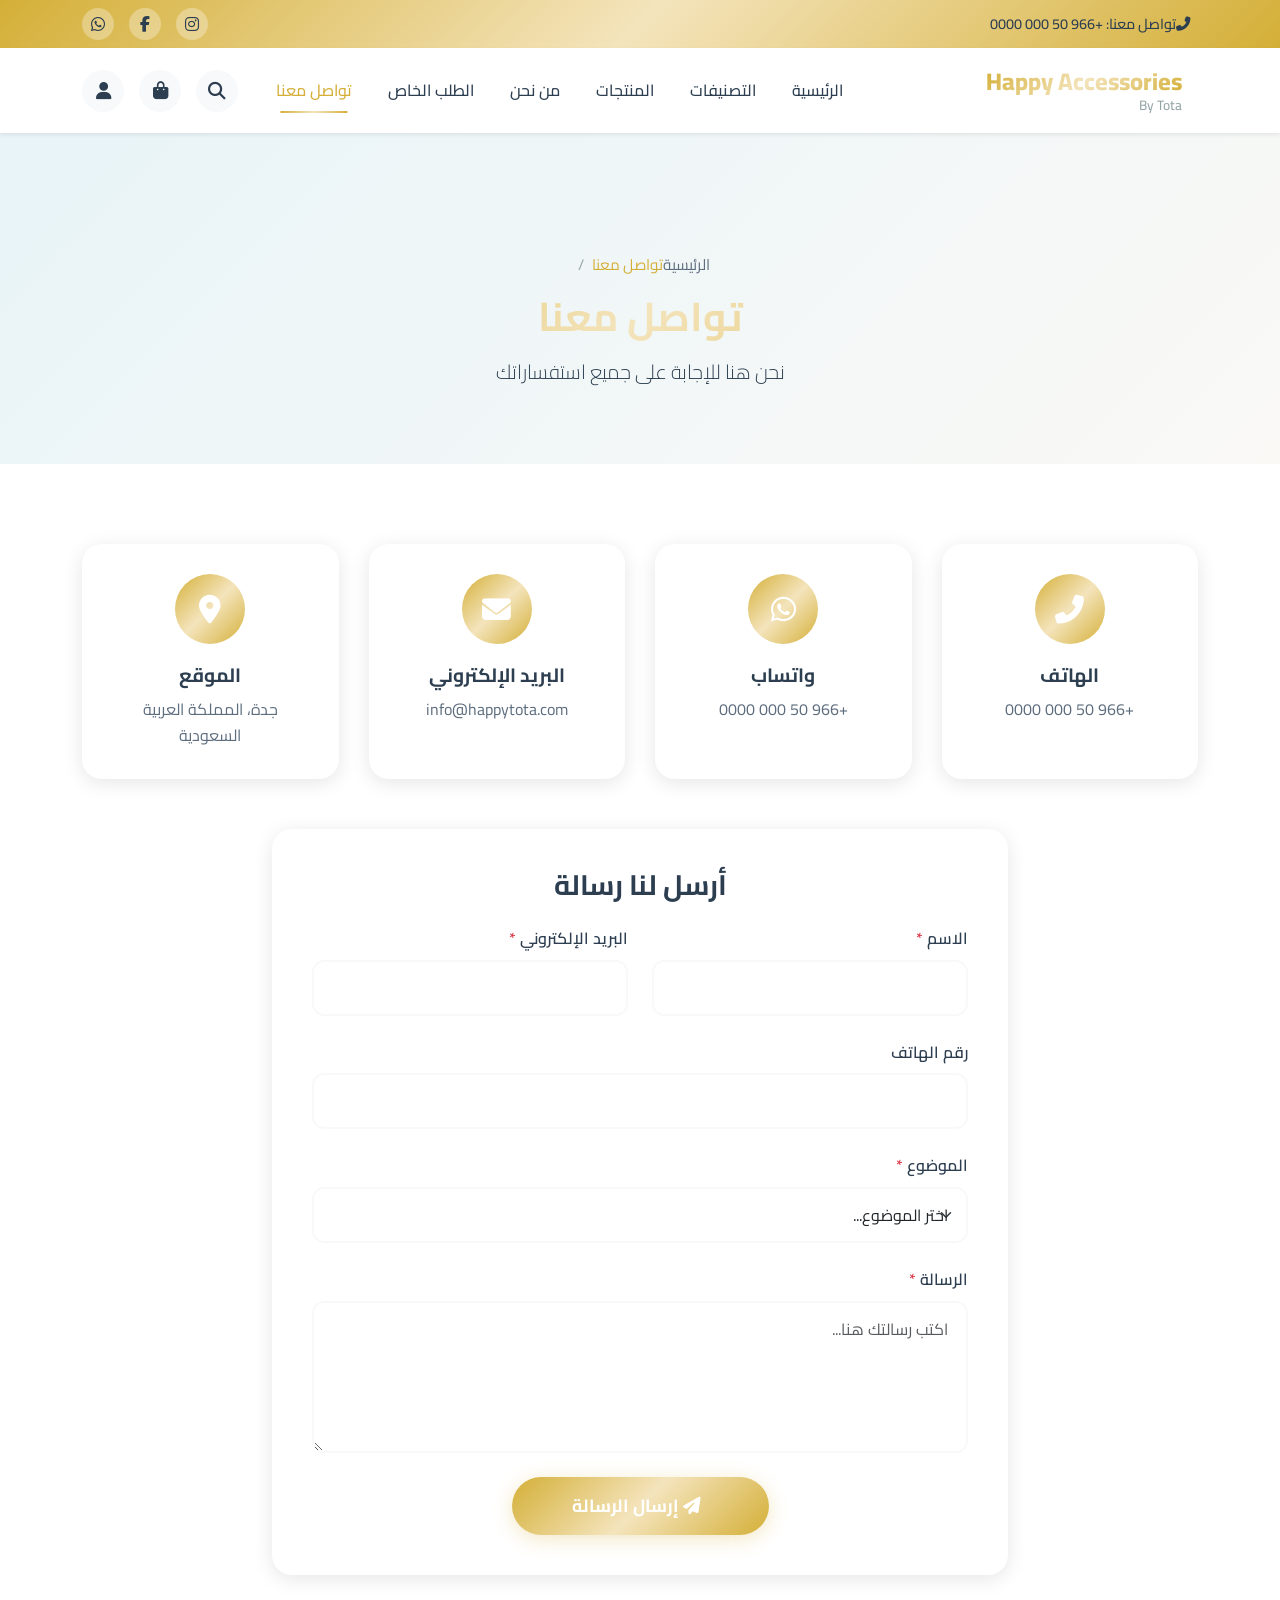
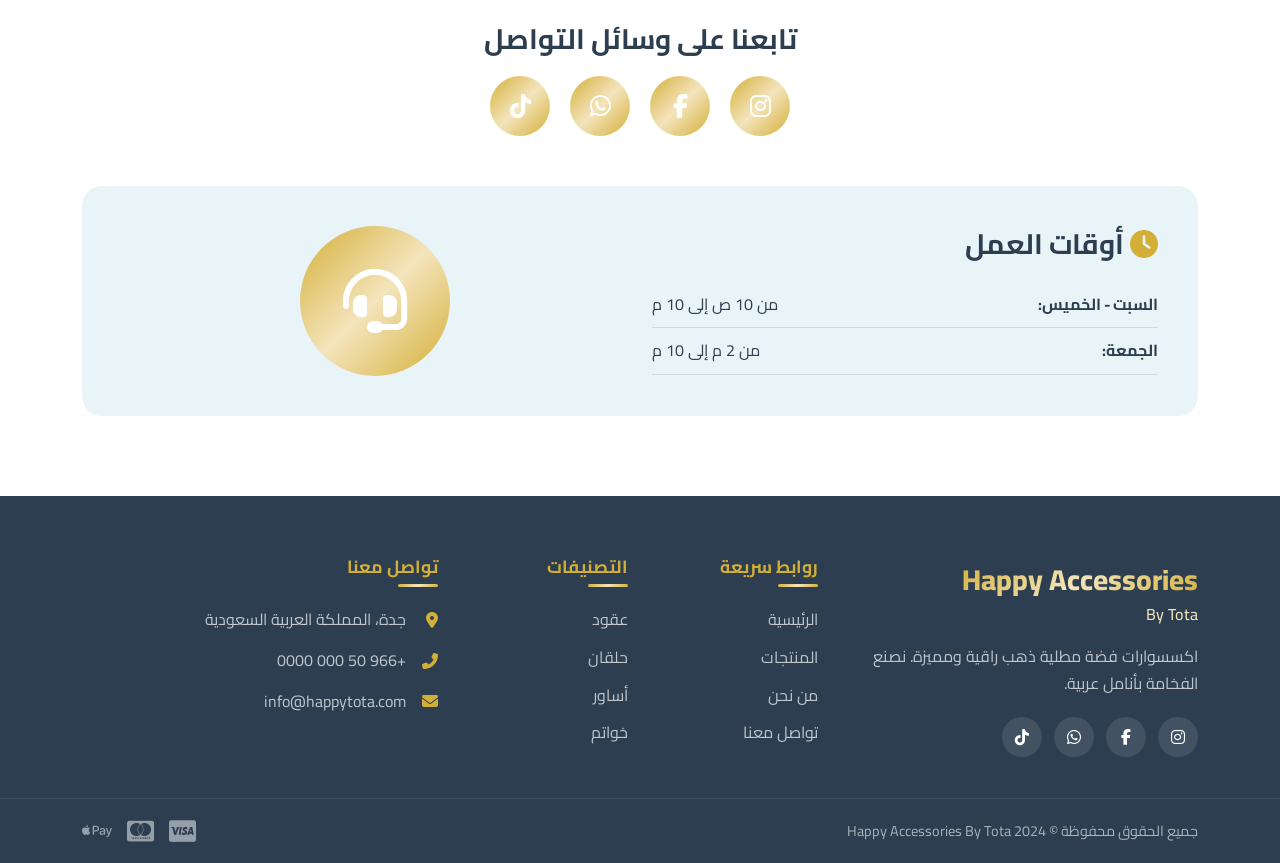
<file: contact.html>
<!DOCTYPE html>
<html lang="ar" dir="rtl">
<head>
    <meta charset="UTF-8">
    <meta name="viewport" content="width=device-width, initial-scale=1.0">
    <title>تواصل معنا | Happy Accessories By Tota</title>
    <meta name="description" content="تواصل مع Happy Accessories By Tota - نحن هنا للإجابة على جميع استفساراتك">
    
    <!-- Bootstrap 5 CSS -->
    <link href="https://cdn.jsdelivr.net/npm/bootstrap@5.3.2/dist/css/bootstrap.min.css" rel="stylesheet">
    
    <!-- Google Fonts - Cairo -->
    <link rel="preconnect" href="https://fonts.googleapis.com">
    <link rel="preconnect" href="https://fonts.gstatic.com" crossorigin>
    <link href="https://fonts.googleapis.com/css2?family=Cairo:wght@300;400;500;600;700;800&display=swap" rel="stylesheet">
    
    <!-- Font Awesome -->
    <link rel="stylesheet" href="https://cdnjs.cloudflare.com/ajax/libs/font-awesome/6.4.0/css/all.min.css">
    
    <!-- Custom CSS -->
    <link rel="stylesheet" href="css/style.css">
</head>
<body>

    <!-- Top Bar -->
    <div class="top-bar">
        <div class="container">
            <div class="row align-items-center">
                <div class="col-md-6 d-none d-md-block">
<span class="top-text"><i class="fas fa-phone-alt me-2"></i>تواصل معنا: +966 50 000 0000</span>
                </div>
                <div class="col-md-6 text-md-end">
                    <div class="top-social">
                        <a href="#"><i class="fab fa-instagram"></i></a>
                        <a href="#"><i class="fab fa-facebook-f"></i></a>
                        <a href="#"><i class="fab fa-whatsapp"></i></a>
                    </div>
                </div>
            </div>
        </div>
    </div>

    <!-- Navbar -->
    <nav class="navbar navbar-expand-lg navbar-light bg-white shadow-sm sticky-top">
        <div class="container">
            <a class="navbar-brand" href="index.html">
                <span class="brand-text">Happy Accessories</span>
                <span class="brand-sub">By Tota</span>
            </a>
            
            <button class="navbar-toggler" type="button" data-bs-toggle="collapse" data-bs-target="#navbarNav">
                <span class="navbar-toggler-icon"></span>
            </button>
            
            <div class="collapse navbar-collapse" id="navbarNav">
                <ul class="navbar-nav me-auto mb-2 mb-lg-0">
                    <li class="nav-item">
                        <a class="nav-link" href="index.html">الرئيسية</a>
                    </li>
                    <li class="nav-item">
                        <a class="nav-link" href="index.html#categories">التصنيفات</a>
                    </li>
                    <li class="nav-item">
                        <a class="nav-link" href="index.html#products">المنتجات</a>
                    </li>
                    <li class="nav-item">
                        <a class="nav-link" href="about.html">من نحن</a>
                    </li>
                    <li class="nav-item">
                        <a class="nav-link" href="custom-order.html">الطلب الخاص</a>
                    </li>
                    <li class="nav-item">
                        <a class="nav-link active" href="contact.html">تواصل معنا</a>
                    </li>
                </ul>
                
                <div class="navbar-actions">
                    <a href="#" class="btn-search" data-bs-toggle="modal" data-bs-target="#searchModal">
                        <i class="fas fa-search"></i>
                    </a>
                    <a href="cart.html" class="btn-cart">
                        <i class="fas fa-shopping-bag"></i>
                        <span class="cart-count" id="cartCount">0</span>
                    </a>
                    <a href="#" class="btn-user" data-bs-toggle="modal" data-bs-target="#loginModal">
                        <i class="fas fa-user"></i>
                    </a>
                </div>
            </div>
        </div>
    </nav>

    <!-- Page Header -->
    <section class="page-header">
        <div class="container">
            <nav aria-label="breadcrumb">
                <ol class="breadcrumb">
                    <li class="breadcrumb-item"><a href="index.html">الرئيسية</a></li>
                    <li class="breadcrumb-item active" aria-current="page">تواصل معنا</li>
                </ol>
            </nav>
            <h1>تواصل معنا</h1>
            <p class="lead">نحن هنا للإجابة على جميع استفساراتك</p>
        </div>
    </section>

    <!-- Contact Section -->
    <section class="contact-section">
        <div class="container">
            <!-- Contact Info Cards -->
            <div class="contact-info">
                <div class="contact-card">
                    <i class="fas fa-phone-alt"></i>
                    <h4>الهاتف</h4>
<p>+966 50 000 0000</p>
                </div>
                
                <div class="contact-card">
                    <i class="fab fa-whatsapp"></i>
                    <h4>واتساب</h4>
                    <p>+966 50 000 0000</p>
                </div>
                
                <div class="contact-card">
                    <i class="fas fa-envelope"></i>
                    <h4>البريد الإلكتروني</h4>
                    <p>info@happytota.com</p>
                </div>
                
                <div class="contact-card">
                    <i class="fas fa-map-marker-alt"></i>
                    <h4>الموقع</h4>
                    <p>جدة، المملكة العربية السعودية</p>
                </div>
            </div>
            
            <!-- Contact Form -->
            <div class="row">
                <div class="col-lg-8 mx-auto">
                    <div class="contact-form-wrapper">
                        <h3 class="text-center mb-4">أرسل لنا رسالة</h3>
                        <form id="contactForm">
                            <div class="row">
                                <div class="col-md-6 mb-4">
                                    <label class="form-label">الاسم <span class="text-danger">*</span></label>
                                    <input type="text" class="form-control" name="name" required>
                                </div>
                                <div class="col-md-6 mb-4">
                                    <label class="form-label">البريد الإلكتروني <span class="text-danger">*</span></label>
                                    <input type="email" class="form-control" name="email" required>
                                </div>
                            </div>
                            
                            <div class="mb-4">
                                <label class="form-label">رقم الهاتف</label>
                                <input type="tel" class="form-control" name="phone">
                            </div>
                            
                            <div class="mb-4">
                                <label class="form-label">الموضوع <span class="text-danger">*</span></label>
                                <select class="form-select" name="subject" required>
                                    <option value="">اختر الموضوع...</option>
                                    <option value="استفسار">استفسار عام</option>
                                    <option value="طلب">طلب منتج</option>
                                    <option value="شكوى">شكوى</option>
                                    <option value="اقتراح">اقتراح</option>
                                    <option value="أخرى">أخرى</option>
                                </select>
                            </div>
                            
                            <div class="mb-4">
                                <label class="form-label">الرسالة <span class="text-danger">*</span></label>
                                <textarea class="form-control" name="message" rows="5" placeholder="اكتب رسالتك هنا..." required></textarea>
                            </div>
                            
                            <div class="text-center">
                                <button type="submit" class="btn-gold" style="padding: 15px 60px; font-size: 1.1rem;">
                                    <i class="fas fa-paper-plane me-2"></i>
                                    إرسال الرسالة
                                </button>
                            </div>
                        </form>
                    </div>
                </div>
            </div>
            
            <!-- Social Media -->
            <div class="text-center mt-5">
                <h3>تابعنا على وسائل التواصل</h3>
                <div class="social-links" style="display: flex; justify-content: center; gap: 20px; margin-top: 20px;">
                    <a href="#" style="width: 60px; height: 60px; background: var(--gold-gradient); border-radius: 50%; display: flex; align-items: center; justify-content: center; color: white; font-size: 1.5rem; transition: var(--transition-medium);">
                        <i class="fab fa-instagram"></i>
                    </a>
                    <a href="#" style="width: 60px; height: 60px; background: var(--gold-gradient); border-radius: 50%; display: flex; align-items: center; justify-content: center; color: white; font-size: 1.5rem; transition: var(--transition-medium);">
                        <i class="fab fa-facebook-f"></i>
                    </a>
                    <a href="#" style="width: 60px; height: 60px; background: var(--gold-gradient); border-radius: 50%; display: flex; align-items: center; justify-content: center; color: white; font-size: 1.5rem; transition: var(--transition-medium);">
                        <i class="fab fa-whatsapp"></i>
                    </a>
                    <a href="#" style="width: 60px; height: 60px; background: var(--gold-gradient); border-radius: 50%; display: flex; align-items: center; justify-content: center; color: white; font-size: 1.5rem; transition: var(--transition-medium);">
                        <i class="fab fa-tiktok"></i>
                    </a>
                </div>
            </div>
            
            <!-- Working Hours -->
            <div class="working-hours" style="background: var(--light-blue); padding: 40px; border-radius: 20px; margin-top: 50px;">
                <div class="row align-items-center">
                    <div class="col-md-6">
                        <h3><i class="fas fa-clock" style="color: var(--gold-primary);"></i> أوقات العمل</h3>
                        <ul style="list-style: none; padding: 0; margin-top: 20px;">
                            <li style="padding: 10px 0; border-bottom: 1px solid rgba(0,0,0,0.1);">
                                <strong>السبت - الخميس:</strong>
                                <span style="float: left;">من 10 ص إلى 10 م</span>
                            </li>
                            <li style="padding: 10px 0; border-bottom: 1px solid rgba(0,0,0,0.1);">
                                <strong>الجمعة:</strong>
                                <span style="float: left;">من 2 م إلى 10 م</span>
                            </li>
                        </ul>
                    </div>
                    <div class="col-md-6 text-center">
                        <div style="background: var(--gold-gradient); width: 150px; height: 150px; border-radius: 50%; display: flex; align-items: center; justify-content: center; margin: 0 auto;">
                            <i class="fas fa-headset" style="font-size: 4rem; color: white;"></i>
                        </div>
                    </div>
                </div>
            </div>
        </div>
    </section>

    <!-- Footer -->
    <footer class="footer">
        <div class="footer-top">
            <div class="container">
                <div class="row">
                    <div class="col-lg-4 col-md-6">
                        <div class="footer-brand">
                            <a href="index.html">
                                <span class="brand-text">Happy Accessories</span>
                                <span class="brand-sub">By Tota</span>
                            </a>
                            <p>اكسسوارات فضة مطلية ذهب راقية ومميزة. نصنع الفخامة بأنامل عربية.</p>
                            <div class="footer-social">
                                <a href="#"><i class="fab fa-instagram"></i></a>
                                <a href="#"><i class="fab fa-facebook-f"></i></a>
                                <a href="#"><i class="fab fa-whatsapp"></i></a>
                                <a href="#"><i class="fab fa-tiktok"></i></a>
                            </div>
                        </div>
                    </div>
                    
                    <div class="col-lg-2 col-md-6">
                        <div class="footer-links">
                            <h4>روابط سريعة</h4>
                            <ul>
                                <li><a href="index.html">الرئيسية</a></li>
                                <li><a href="index.html#products">المنتجات</a></li>
                                <li><a href="about.html">من نحن</a></li>
                                <li><a href="contact.html">تواصل معنا</a></li>
                            </ul>
                        </div>
                    </div>
                    
                    <div class="col-lg-2 col-md-6">
                        <div class="footer-links">
                            <h4>التصنيفات</h4>
                            <ul>
                                <li><a href="#">عقود</a></li>
                                <li><a href="#">حلقان</a></li>
                                <li><a href="#">أساور</a></li>
                                <li><a href="#">خواتم</a></li>
                            </ul>
                        </div>
                    </div>
                    
                    <div class="col-lg-4 col-md-6">
                        <div class="footer-contact">
                            <h4>تواصل معنا</h4>
                            <ul>
<li><i class="fas fa-map-marker-alt"></i> جدة، المملكة العربية السعودية</li>
                                <li><i class="fas fa-phone-alt"></i> +966 50 000 0000</li>
                                <li><i class="fas fa-envelope"></i> info@happytota.com</li>
                            </ul>
                        </div>
                    </div>
                </div>
            </div>
        </div>
        
        <div class="footer-bottom">
            <div class="container">
                <div class="row align-items-center">
                    <div class="col-md-6">
                        <p class="copyright">جميع الحقوق محفوظة © 2024 Happy Accessories By Tota</p>
                    </div>
                    <div class="col-md-6 text-md-end">
                        <div class="payment-methods">
                            <i class="fab fa-cc-visa"></i>
                            <i class="fab fa-cc-mastercard"></i>
                            <i class="fab fa-apple-pay"></i>
                        </div>
                    </div>
                </div>
            </div>
        </div>
    </footer>

    <!-- Search Modal -->
    <div class="modal fade" id="searchModal" tabindex="-1">
        <div class="modal-dialog">
            <div class="modal-content">
                <div class="modal-header">
                    <h5 class="modal-title">بحث في المنتجات</h5>
                    <button type="button" class="btn-close" data-bs-dismiss="modal"></button>
                </div>
                <div class="modal-body">
                    <input type="text" class="form-control search-input" placeholder="ابحث عن منتج...">
                </div>
            </div>
        </div>
    </div>

    <!-- Login Modal -->
    <div class="modal fade" id="loginModal" tabindex="-1">
        <div class="modal-dialog">
            <div class="modal-content">
                <div class="modal-header">
                    <h5 class="modal-title">تسجيل الدخول / إنشاء حساب</h5>
                    <button type="button" class="btn-close" data-bs-dismiss="modal"></button>
                </div>
                <div class="modal-body">
                    <ul class="nav nav-tabs" role="tablist">
                        <li class="nav-item">
                            <button class="nav-link active" data-bs-toggle="tab" data-bs-target="#login">تسجيل الدخول</button>
                        </li>
                        <li class="nav-item">
                            <button class="nav-link" data-bs-toggle="tab" data-bs-target="#register">إنشاء حساب</button>
                        </li>
                    </ul>
                    <div class="tab-content p-3">
                        <div class="tab-pane fade show active" id="login">
                            <form>
                                <div class="mb-3">
                                    <label class="form-label">البريد الإلكتروني</label>
                                    <input type="email" class="form-control" required>
                                </div>
                                <div class="mb-3">
                                    <label class="form-label">كلمة المرور</label>
                                    <input type="password" class="form-control" required>
                                </div>
                                <button type="submit" class="btn-gold w-100">تسجيل الدخول</button>
                            </form>
                        </div>
                        <div class="tab-pane fade" id="register">
                            <form>
                                <div class="mb-3">
                                    <label class="form-label">الاسم</label>
                                    <input type="text" class="form-control" required>
                                </div>
                                <div class="mb-3">
                                    <label class="form-label">البريد الإلكتروني</label>
                                    <input type="email" class="form-control" required>
                                </div>
                                <div class="mb-3">
                                    <label class="form-label">كلمة المرور</label>
                                    <input type="password" class="form-control" required>
                                </div>
                                <button type="submit" class="btn-gold w-100">إنشاء حساب</button>
                            </form>
                        </div>
                    </div>
                </div>
            </div>
        </div>
    </div>

    <!-- Bootstrap 5 JS -->
    <script src="https://cdn.jsdelivr.net/npm/bootstrap@5.3.2/dist/js/bootstrap.bundle.min.js"></script>
    
    <!-- Custom JS -->
    <script src="js/products.js"></script>
    <script src="js/main.js"></script>
</body>
</html>
</file>
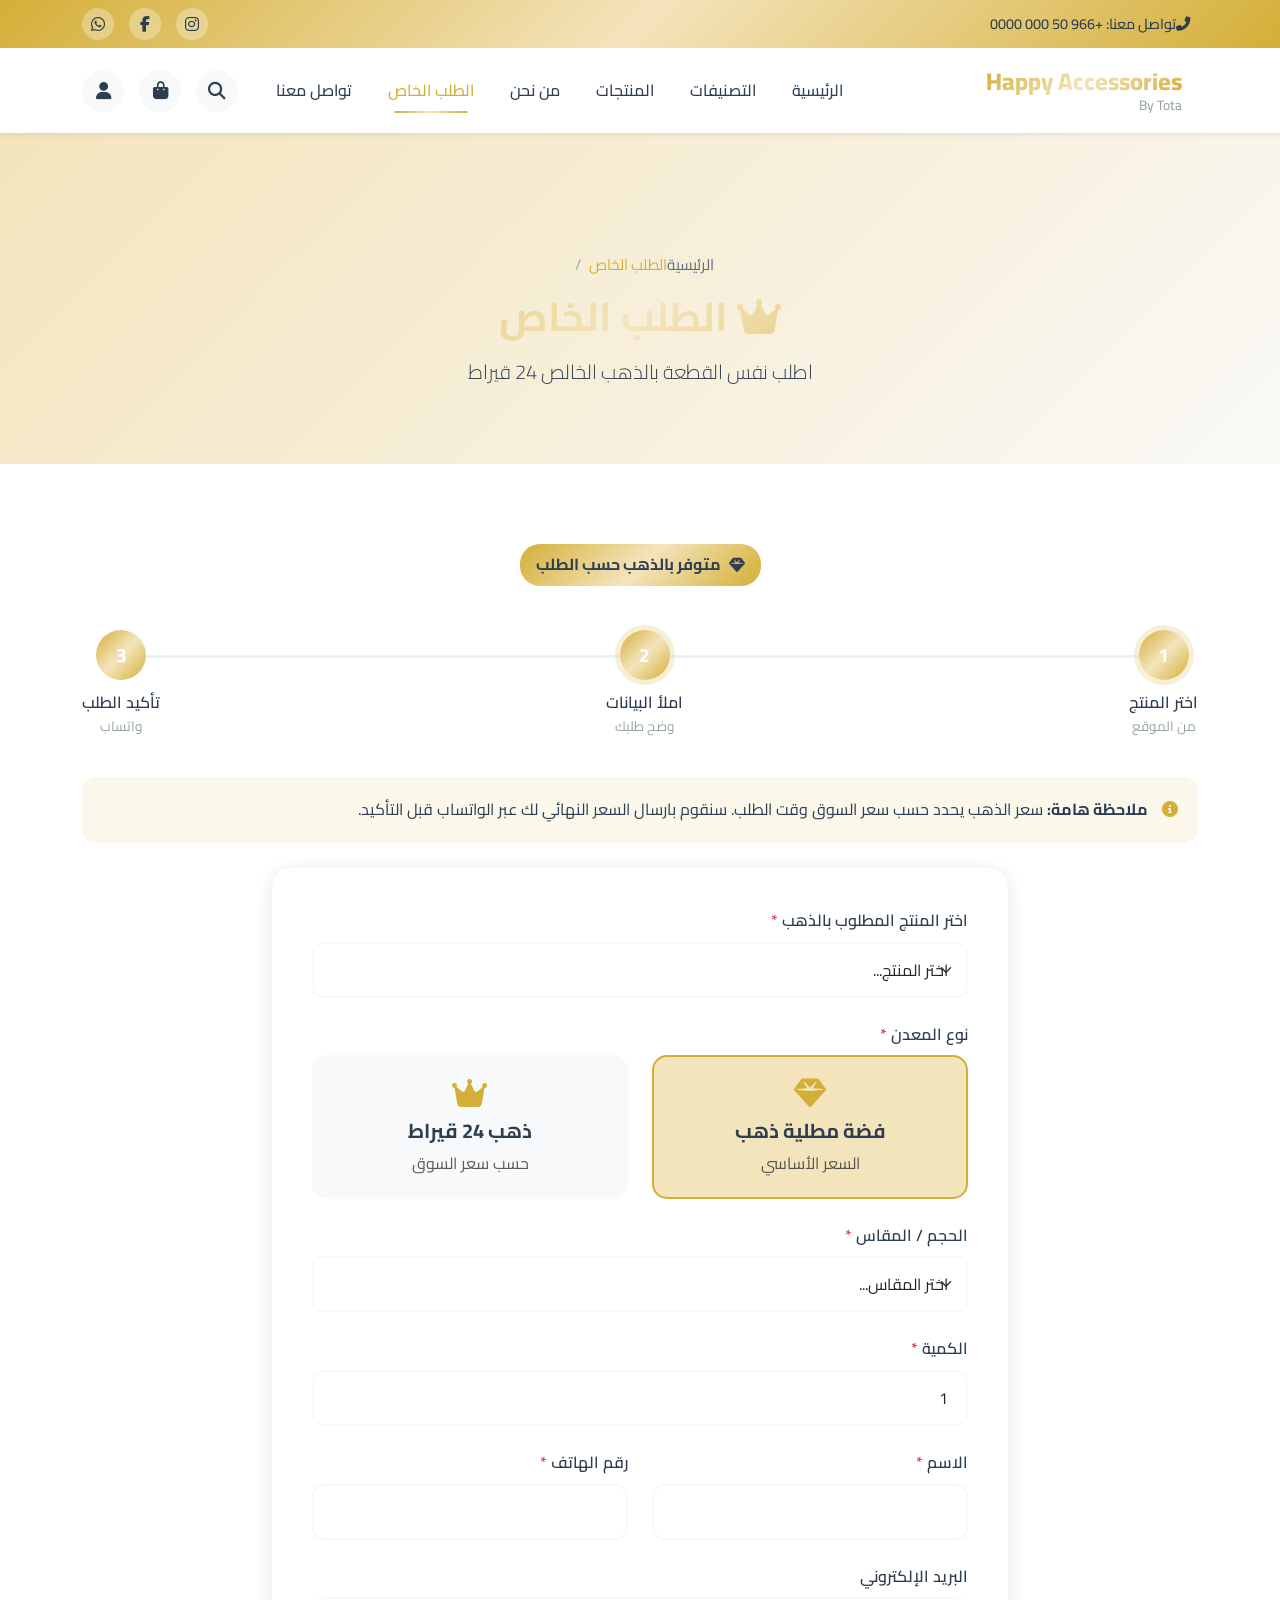
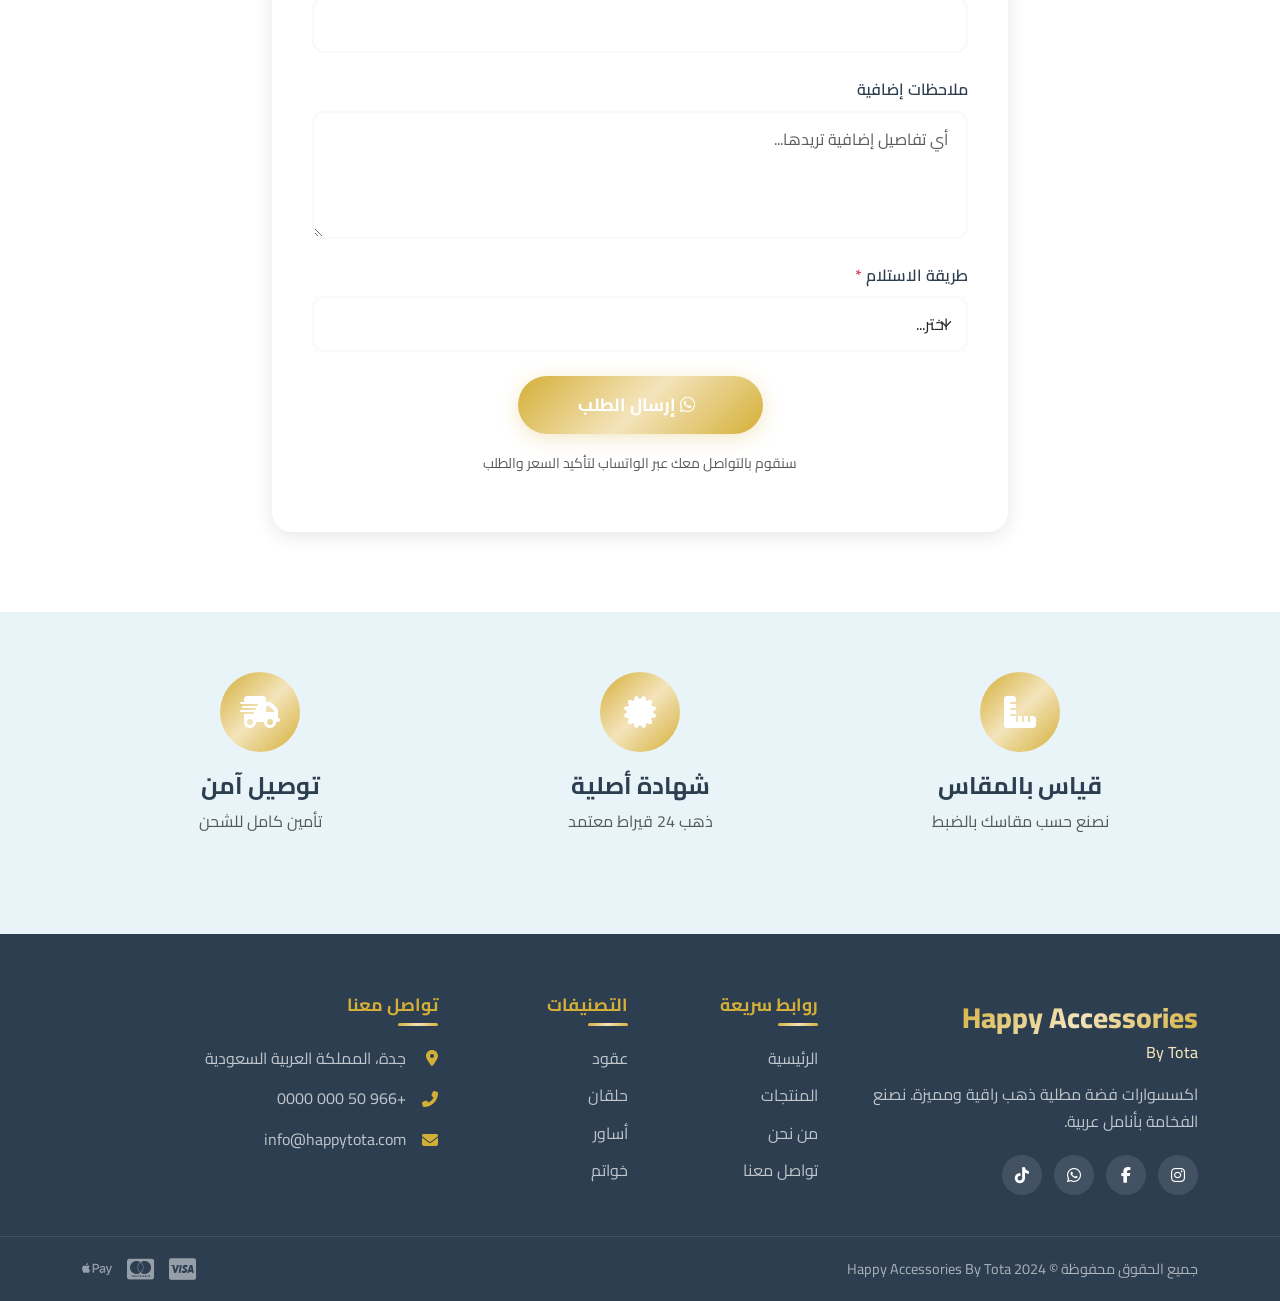
<file: custom-order.html>
<!DOCTYPE html>
<html lang="ar" dir="rtl">
<head>
    <meta charset="UTF-8">
    <meta name="viewport" content="width=device-width, initial-scale=1.0">
    <title>الطلب الخاص | Happy Accessories By Tota</title>
    <meta name="description" content="اطلب نفس القطعة بالذهب الخالص 24 قيراط - Happy Accessories By Tota">
    
    <!-- Bootstrap 5 CSS -->
    <link href="https://cdn.jsdelivr.net/npm/bootstrap@5.3.2/dist/css/bootstrap.min.css" rel="stylesheet">
    
    <!-- Google Fonts - Cairo -->
    <link rel="preconnect" href="https://fonts.googleapis.com">
    <link rel="preconnect" href="https://fonts.gstatic.com" crossorigin>
    <link href="https://fonts.googleapis.com/css2?family=Cairo:wght@300;400;500;600;700;800&display=swap" rel="stylesheet">
    
    <!-- Font Awesome -->
    <link rel="stylesheet" href="https://cdnjs.cloudflare.com/ajax/libs/font-awesome/6.4.0/css/all.min.css">
    
    <!-- Custom CSS -->
    <link rel="stylesheet" href="css/style.css">
    
    <style>
        .gold-badge {
            display: inline-flex;
            align-items: center;
            gap: 8px;
            background: linear-gradient(135deg, #D4AF37, #F4E4BC, #D4AF37);
            padding: 8px 16px;
            border-radius: 20px;
            font-weight: 700;
            color: #2C3E50;
            margin-bottom: 20px;
        }
        
        .order-steps {
            display: flex;
            justify-content: space-between;
            margin-bottom: 40px;
            position: relative;
        }
        
        .order-steps::before {
            content: '';
            position: absolute;
            top: 25px;
            left: 50px;
            right: 50px;
            height: 3px;
            background: #E8F4F8;
            z-index: 0;
        }
        
        .step {
            text-align: center;
            position: relative;
            z-index: 1;
        }
        
        .step-number {
            width: 50px;
            height: 50px;
            background: var(--gold-gradient);
            border-radius: 50%;
            display: flex;
            align-items: center;
            justify-content: center;
            color: white;
            font-size: 1.2rem;
            font-weight: 700;
            margin: 0 auto 10px;
        }
        
        .step.active .step-number {
            box-shadow: 0 0 0 5px rgba(212, 175, 55, 0.2);
        }
        
        .step-title {
            font-weight: 600;
            color: var(--text-dark);
        }
        
        .step-desc {
            font-size: 0.85rem;
            color: var(--text-light);
        }
        
        .material-option-card {
            background: var(--bg-light);
            border: 2px solid transparent;
            border-radius: 15px;
            padding: 20px;
            cursor: pointer;
            transition: var(--transition-medium);
            text-align: center;
        }
        
        .material-option-card:hover,
        .material-option-card.selected {
            border-color: var(--gold-primary);
            background: var(--gold-light);
        }
        
        .material-option-card i {
            font-size: 2rem;
            color: var(--gold-primary);
            margin-bottom: 10px;
        }
        
        .price-note {
            background: linear-gradient(135deg, rgba(212, 175, 55, 0.1), rgba(244, 228, 188, 0.3));
            border-radius: 15px;
            padding: 20px;
            margin-bottom: 25px;
        }
        
        .price-note i {
            color: var(--gold-primary);
            margin-left: 10px;
        }
    </style>
</head>
<body>

    <!-- Top Bar -->
    <div class="top-bar">
        <div class="container">
            <div class="row align-items-center">
                <div class="col-md-6 d-none d-md-block">
<span class="top-text"><i class="fas fa-phone-alt me-2"></i>تواصل معنا: +966 50 000 0000</span>
                </div>
                <div class="col-md-6 text-md-end">
                    <div class="top-social">
                        <a href="#"><i class="fab fa-instagram"></i></a>
                        <a href="#"><i class="fab fa-facebook-f"></i></a>
                        <a href="#"><i class="fab fa-whatsapp"></i></a>
                    </div>
                </div>
            </div>
        </div>
    </div>

    <!-- Navbar -->
    <nav class="navbar navbar-expand-lg navbar-light bg-white shadow-sm sticky-top">
        <div class="container">
            <a class="navbar-brand" href="index.html">
                <span class="brand-text">Happy Accessories</span>
                <span class="brand-sub">By Tota</span>
            </a>
            
            <button class="navbar-toggler" type="button" data-bs-toggle="collapse" data-bs-target="#navbarNav">
                <span class="navbar-toggler-icon"></span>
            </button>
            
            <div class="collapse navbar-collapse" id="navbarNav">
                <ul class="navbar-nav me-auto mb-2 mb-lg-0">
                    <li class="nav-item">
                        <a class="nav-link" href="index.html">الرئيسية</a>
                    </li>
                    <li class="nav-item">
                        <a class="nav-link" href="index.html#categories">التصنيفات</a>
                    </li>
                    <li class="nav-item">
                        <a class="nav-link" href="index.html#products">المنتجات</a>
                    </li>
                    <li class="nav-item">
                        <a class="nav-link" href="about.html">من نحن</a>
                    </li>
                    <li class="nav-item">
                        <a class="nav-link active" href="custom-order.html">الطلب الخاص</a>
                    </li>
                    <li class="nav-item">
                        <a class="nav-link" href="contact.html">تواصل معنا</a>
                    </li>
                </ul>
                
                <div class="navbar-actions">
                    <a href="#" class="btn-search" data-bs-toggle="modal" data-bs-target="#searchModal">
                        <i class="fas fa-search"></i>
                    </a>
                    <a href="cart.html" class="btn-cart">
                        <i class="fas fa-shopping-bag"></i>
                        <span class="cart-count" id="cartCount">0</span>
                    </a>
                    <a href="#" class="btn-user" data-bs-toggle="modal" data-bs-target="#loginModal">
                        <i class="fas fa-user"></i>
                    </a>
                </div>
            </div>
        </div>
    </nav>

    <!-- Page Header -->
    <section class="page-header" style="background: linear-gradient(135deg, var(--gold-light) 0%, var(--marble-white) 100%);">
        <div class="container">
            <nav aria-label="breadcrumb">
                <ol class="breadcrumb">
                    <li class="breadcrumb-item"><a href="index.html">الرئيسية</a></li>
                    <li class="breadcrumb-item active" aria-current="page">الطلب الخاص</li>
                </ol>
            </nav>
            <h1><i class="fas fa-crown" style="color: var(--gold-primary);"></i> الطلب الخاص</h1>
            <p class="lead">اطلب نفس القطعة بالذهب الخالص 24 قيراط</p>
        </div>
    </section>

    <!-- Custom Order Section -->
    <section class="custom-order-section">
        <div class="container">
            <!-- Gold Badge -->
            <div class="text-center mb-4">
                <div class="gold-badge">
                    <i class="fas fa-gem"></i>
                    <span>متوفر بالذهب حسب الطلب</span>
                </div>
            </div>
            
            <!-- Order Steps -->
            <div class="order-steps">
                <div class="step active">
                    <div class="step-number">1</div>
                    <div class="step-title">اختر المنتج</div>
                    <div class="step-desc">من الموقع</div>
                </div>
                <div class="step active">
                    <div class="step-number">2</div>
                    <div class="step-title">املأ البيانات</div>
                    <div class="step-desc">وضح طلبك</div>
                </div>
                <div class="step">
                    <div class="step-number">3</div>
                    <div class="step-title">تأكيد الطلب</div>
                    <div class="step-desc">واتساب</div>
                </div>
            </div>
            
            <!-- Price Note -->
            <div class="price-note">
                <p class="mb-0">
                    <i class="fas fa-info-circle"></i>
                    <strong>ملاحظة هامة:</strong> سعر الذهب يحدد حسب سعر السوق وقت الطلب. 
                    سنقوم بارسال السعر النهائي لك عبر الواتساب قبل التأكيد.
                </p>
            </div>
            
            <!-- Order Form -->
            <div class="row justify-content-center">
                <div class="col-lg-8">
                    <form id="customOrderForm" class="order-form">
                        <!-- Product Selection -->
                        <div class="mb-4">
                            <label class="form-label">اختر المنتج المطلوب بالذهب <span class="text-danger">*</span></label>
                            <select class="form-select" name="product" required>
                                <option value="">اختر المنتج...</option>
                                <optgroup label="عقود">
                                    <option value="عقد فيونكة ذهبي">عقد فيونكة ذهبي</option>
                                    <option value="عقد قلب ذهبي">عقد قلب ذهبي</option>
                                    <option value="عقد القمر والنجوم">عقد القمر والنجوم</option>
                                    <option value="عقد链条 ذهبي">عقد链条 ذهبي</option>
                                </optgroup>
                                <optgroup label="حلقان">
                                    <option value="حلقان كرستاله">حلقان كرستاله</option>
                                    <option value="حلقانcircle ذهبي">حلقانcircle ذهبي</option>
                                    <option value="حلقان فراشات">حلقان فراشات</option>
                                    <option value="حلقان ت-drop">حلقان ت-drop</option>
                                </optgroup>
                                <optgroup label="أساور">
                                    <option value="سوار tennis ذهبي">سوار tennis ذهبي</option>
                                    <option value="سوار أس.chain">سوار أس.chain</option>
                                    <option value="سوار heart المفتوح">سوار heart المفتوح</option>
                                </optgroup>
                                <optgroup label="خواتم">
                                    <option value="خاتم princess">خاتم princess</option>
                                    <option value="خاتم solitair">خاتم solitair</option>
                                    <option value="خاتم infinity">خاتم infinity</option>
                                    <option value="خاتم stackable ذهبي">خاتم stackable ذهبي</option>
                                </optgroup>
                                <optgroup label="تعاليق">
                                    <option value="تعليق cross ذهبي">تعليق cross ذهبي</option>
                                    <option value="تعليق horseshoe">تعليق horseshoe</option>
                                    <option value="تعليق evil eye">تعليق evil eye</option>
                                    <option value="تعليق INITIAL字母">تعليق INITIAL字母</option>
                                </optgroup>
                            </select>
                        </div>
                        
                        <!-- Material Selection -->
                        <div class="mb-4">
                            <label class="form-label">نوع المعدن <span class="text-danger">*</span></label>
                            <div class="row">
                                <div class="col-6">
                                    <div class="material-option-card selected" onclick="selectMaterial(this, 'gold-plated')">
                                        <i class="fas fa-gem"></i>
                                        <h5>فضة مطلية ذهب</h5>
                                        <p class="mb-0 text-muted">السعر الأساسي</p>
                                        <input type="radio" name="material" value="gold-plated" checked style="display: none;">
                                    </div>
                                </div>
                                <div class="col-6">
                                    <div class="material-option-card" onclick="selectMaterial(this, 'gold')">
                                        <i class="fas fa-crown"></i>
                                        <h5>ذهب 24 قيراط</h5>
                                        <p class="mb-0 text-muted">حسب سعر السوق</p>
                                        <input type="radio" name="material" value="gold" style="display: none;">
                                    </div>
                                </div>
                            </div>
                        </div>
                        
                        <!-- Size -->
                        <div class="mb-4">
                            <label class="form-label">الحجم / المقاس <span class="text-danger">*</span></label>
                            <select class="form-select" name="size" required>
                                <option value="">اختر المقاس...</option>
                                <option value="صغير">صغير</option>
                                <option value="متوسط">متوسط</option>
                                <option value="كبير">كبير</option>
                                <option value="مخصص">مخصص (حدد في الملاحظات)</option>
                            </select>
                        </div>
                        
                        <!-- Quantity -->
                        <div class="mb-4">
                            <label class="form-label">الكمية <span class="text-danger">*</span></label>
                            <input type="number" class="form-control" name="quantity" min="1" value="1" required>
                        </div>
                        
                        <!-- Personal Info -->
                        <div class="row">
                            <div class="col-md-6 mb-4">
                                <label class="form-label">الاسم <span class="text-danger">*</span></label>
                                <input type="text" class="form-control" name="name" required>
                            </div>
                            <div class="col-md-6 mb-4">
                                <label class="form-label">رقم الهاتف <span class="text-danger">*</span></label>
                                <input type="tel" class="form-control" name="phone" required>
                            </div>
                        </div>
                        
                        <!-- Email -->
                        <div class="mb-4">
                            <label class="form-label">البريد الإلكتروني</label>
                            <input type="email" class="form-control" name="email">
                        </div>
                        
                        <!-- Notes -->
                        <div class="mb-4">
                            <label class="form-label">ملاحظات إضافية</label>
                            <textarea class="form-control" name="notes" rows="4" placeholder="أي تفاصيل إضافية تريدها..."></textarea>
                        </div>
                        
                        <!-- Delivery -->
                        <div class="mb-4">
                            <label class="form-label">طريقة الاستلام <span class="text-danger">*</span></label>
<select class="form-select" name="delivery" required>
                                <option value="">اختر...</option>
                                <option value="توصيل_جدة">توصيل داخلي (جدة)</option>
                                <option value="شحن_سعودية">شحن لجميع أنحاء السعودية</option>
                                <option value="استلام_بنفسك">استلام من المتجر</option>
                            </select>
                        </div>
                        
                        <!-- Address (if delivery) -->
                        <div class="mb-4" id="addressField" style="display: none;">
                            <label class="form-label">العنوان</label>
                            <textarea class="form-control" name="address" rows="2" placeholder="اكتب العنوان بالتفصيل..."></textarea>
                        </div>
                        
                        <!-- Submit -->
                        <div class="text-center">
                            <button type="submit" class="btn-gold" style="padding: 15px 60px; font-size: 1.1rem;">
                                <i class="fab fa-whatsapp me-2"></i>
                                إرسال الطلب
                            </button>
                            <p class="mt-3 text-muted">
                                <small>سنقوم بالتواصل معك عبر الواتساب لتأكيد السعر والطلب</small>
                            </p>
                        </div>
                    </form>
                </div>
            </div>
        </div>
    </section>

    <!-- Info Section -->
    <section class="info-section" style="padding: 60px 0; background: var(--light-blue);">
        <div class="container">
            <div class="row">
                <div class="col-md-4 mb-4">
                    <div class="text-center">
                        <div style="width: 80px; height: 80px; background: var(--gold-gradient); border-radius: 50%; display: flex; align-items: center; justify-content: center; margin: 0 auto 20px;">
                            <i class="fas fa-ruler-combined" style="font-size: 2rem; color: white;"></i>
                        </div>
                        <h4>قياس بالمقاس</h4>
                        <p class="text-muted">نصنع حسب مقاسك بالضبط</p>
                    </div>
                </div>
                <div class="col-md-4 mb-4">
                    <div class="text-center">
                        <div style="width: 80px; height: 80px; background: var(--gold-gradient); border-radius: 50%; display: flex; align-items: center; justify-content: center; margin: 0 auto 20px;">
                            <i class="fas fa-certificate" style="font-size: 2rem; color: white;"></i>
                        </div>
                        <h4>شهادة أصلية</h4>
                        <p class="text-muted">ذهب 24 قيراط معتمد</p>
                    </div>
                </div>
                <div class="col-md-4 mb-4">
                    <div class="text-center">
                        <div style="width: 80px; height: 80px; background: var(--gold-gradient); border-radius: 50%; display: flex; align-items: center; justify-content: center; margin: 0 auto 20px;">
                            <i class="fas fa-shipping-fast" style="font-size: 2rem; color: white;"></i>
                        </div>
                        <h4>توصيل آمن</h4>
                        <p class="text-muted">تأمين كامل للشحن</p>
                    </div>
                </div>
            </div>
        </div>
    </section>

    <!-- Footer -->
    <footer class="footer">
        <div class="footer-top">
            <div class="container">
                <div class="row">
                    <div class="col-lg-4 col-md-6">
                        <div class="footer-brand">
                            <a href="index.html">
                                <span class="brand-text">Happy Accessories</span>
                                <span class="brand-sub">By Tota</span>
                            </a>
                            <p>اكسسوارات فضة مطلية ذهب راقية ومميزة. نصنع الفخامة بأنامل عربية.</p>
                            <div class="footer-social">
                                <a href="#"><i class="fab fa-instagram"></i></a>
                                <a href="#"><i class="fab fa-facebook-f"></i></a>
                                <a href="#"><i class="fab fa-whatsapp"></i></a>
                                <a href="#"><i class="fab fa-tiktok"></i></a>
                            </div>
                        </div>
                    </div>
                    
                    <div class="col-lg-2 col-md-6">
                        <div class="footer-links">
                            <h4>روابط سريعة</h4>
                            <ul>
                                <li><a href="index.html">الرئيسية</a></li>
                                <li><a href="index.html#products">المنتجات</a></li>
                                <li><a href="about.html">من نحن</a></li>
                                <li><a href="contact.html">تواصل معنا</a></li>
                            </ul>
                        </div>
                    </div>
                    
                    <div class="col-lg-2 col-md-6">
                        <div class="footer-links">
                            <h4>التصنيفات</h4>
                            <ul>
                                <li><a href="#">عقود</a></li>
                                <li><a href="#">حلقان</a></li>
                                <li><a href="#">أساور</a></li>
                                <li><a href="#">خواتم</a></li>
                            </ul>
                        </div>
                    </div>
                    
                    <div class="col-lg-4 col-md-6">
                        <div class="footer-contact">
                            <h4>تواصل معنا</h4>
                            <ul>
<li><i class="fas fa-map-marker-alt"></i> جدة، المملكة العربية السعودية</li>
                                <li><i class="fas fa-phone-alt"></i> +966 50 000 0000</li>
                                <li><i class="fas fa-envelope"></i> info@happytota.com</li>
                            </ul>
                        </div>
                    </div>
                </div>
            </div>
        </div>
        
        <div class="footer-bottom">
            <div class="container">
                <div class="row align-items-center">
                    <div class="col-md-6">
                        <p class="copyright">جميع الحقوق محفوظة © 2024 Happy Accessories By Tota</p>
                    </div>
                    <div class="col-md-6 text-md-end">
                        <div class="payment-methods">
                            <i class="fab fa-cc-visa"></i>
                            <i class="fab fa-cc-mastercard"></i>
                            <i class="fab fa-apple-pay"></i>
                        </div>
                    </div>
                </div>
            </div>
        </div>
    </footer>

    <!-- Search Modal -->
    <div class="modal fade" id="searchModal" tabindex="-1">
        <div class="modal-dialog">
            <div class="modal-content">
                <div class="modal-header">
                    <h5 class="modal-title">بحث في المنتجات</h5>
                    <button type="button" class="btn-close" data-bs-dismiss="modal"></button>
                </div>
                <div class="modal-body">
                    <input type="text" class="form-control search-input" placeholder="ابحث عن منتج...">
                </div>
            </div>
        </div>
    </div>

    <!-- Login Modal -->
    <div class="modal fade" id="loginModal" tabindex="-1">
        <div class="modal-dialog">
            <div class="modal-content">
                <div class="modal-header">
                    <h5 class="modal-title">تسجيل الدخول / إنشاء حساب</h5>
                    <button type="button" class="btn-close" data-bs-dismiss="modal"></button>
                </div>
                <div class="modal-body">
                    <ul class="nav nav-tabs" role="tablist">
                        <li class="nav-item">
                            <button class="nav-link active" data-bs-toggle="tab" data-bs-target="#login">تسجيل الدخول</button>
                        </li>
                        <li class="nav-item">
                            <button class="nav-link" data-bs-toggle="tab" data-bs-target="#register">إنشاء حساب</button>
                        </li>
                    </ul>
                    <div class="tab-content p-3">
                        <div class="tab-pane fade show active" id="login">
                            <form>
                                <div class="mb-3">
                                    <label class="form-label">البريد الإلكتروني</label>
                                    <input type="email" class="form-control" required>
                                </div>
                                <div class="mb-3">
                                    <label class="form-label">كلمة المرور</label>
                                    <input type="password" class="form-control" required>
                                </div>
                                <button type="submit" class="btn-gold w-100">تسجيل الدخول</button>
                            </form>
                        </div>
                        <div class="tab-pane fade" id="register">
                            <form>
                                <div class="mb-3">
                                    <label class="form-label">الاسم</label>
                                    <input type="text" class="form-control" required>
                                </div>
                                <div class="mb-3">
                                    <label class="form-label">البريد الإلكتروني</label>
                                    <input type="email" class="form-control" required>
                                </div>
                                <div class="mb-3">
                                    <label class="form-label">كلمة المرور</label>
                                    <input type="password" class="form-control" required>
                                </div>
                                <button type="submit" class="btn-gold w-100">إنشاء حساب</button>
                            </form>
                        </div>
                    </div>
                </div>
            </div>
        </div>
    </div>

    <!-- Bootstrap 5 JS -->
    <script src="https://cdn.jsdelivr.net/npm/bootstrap@5.3.2/dist/js/bootstrap.bundle.min.js"></script>
    
    <!-- Custom JS -->
    <script src="js/products.js"></script>
    <script src="js/main.js"></script>
    
    <script>
        // Material selection
        function selectMaterial(card, value) {
            document.querySelectorAll('.material-option-card').forEach(c => c.classList.remove('selected'));
            card.classList.add('selected');
            card.querySelector('input').checked = true;
        }
        
        // Show/hide address field
        document.querySelector('select[name="delivery"]')?.addEventListener('change', function() {
            const addressField = document.getElementById('addressField');
            if (this.value === 'توصيل_domestic' || this.value === 'شحن_egypt') {
                addressField.style.display = 'block';
            } else {
                addressField.style.display = 'none';
            }
        });
    </script>
</body>
</html>
</file>
<file: css/style.css>
/* ============================================
   Happy Accessories By Tota - Main Stylesheet
   ============================================ */

/* CSS Variables */
:root {
    /* Colors */
    --gold-primary: #D4AF37;
    --gold-dark: #B8962E;
    --gold-light: #F4E4BC;
    --gold-gradient: linear-gradient(135deg, #D4AF37 0%, #F4E4BC 50%, #D4AF37 100%);
    --gold-gradient-vertical: linear-gradient(180deg, #D4AF37 0%, #F4E4BC 50%, #D4AF37 100%);
    
    --marble-white: #FAF9F6;
    --pure-white: #FFFFFF;
    --light-blue: #E8F4F8;
    --soft-blue: #D4E8ED;
    
    --text-dark: #2C3E50;
    --text-medium: #5D6D7E;
    --text-light: #95A5A6;
    
    --bg-light: #F8F9FA;
    --bg-marble: #FAFAFA;
    
    /* Shadows */
    --shadow-sm: 0 2px 8px rgba(0, 0, 0, 0.08);
    --shadow-md: 0 4px 20px rgba(0, 0, 0, 0.1);
    --shadow-lg: 0 8px 40px rgba(0, 0, 0, 0.15);
    --shadow-gold: 0 4px 20px rgba(212, 175, 55, 0.3);
    
    /* Transitions */
    --transition-fast: 0.2s ease;
    --transition-medium: 0.3s ease;
    --transition-slow: 0.5s ease;
}

/* Base Styles */
* {
    margin: 0;
    padding: 0;
    box-sizing: border-box;
}

html {
    scroll-behavior: smooth;
}

body {
    font-family: 'Cairo', sans-serif;
    background-color: var(--pure-white);
    color: var(--text-dark);
    line-height: 1.6;
    overflow-x: hidden;
}

/* Typography */
h1, h2, h3, h4, h5, h6 {
    font-family: 'Cairo', sans-serif;
    font-weight: 700;
    color: var(--text-dark);
    margin-bottom: 0.5rem;
}

a {
    text-decoration: none;
    color: inherit;
    transition: var(--transition-medium);
}

ul {
    list-style: none;
    padding: 0;
    margin: 0;
}

img {
    max-width: 100%;
    height: auto;
}

/* ============================================
   Top Bar
   ============================================ */
.top-bar {
    background: var(--gold-gradient);
    padding: 8px 0;
    font-size: 0.9rem;
}

.top-text {
    color: var(--text-dark);
    font-weight: 500;
}

.top-social {
    display: flex;
    gap: 15px;
    justify-content: flex-end;
}

.top-social a {
    color: var(--text-dark);
    font-size: 1rem;
    width: 32px;
    height: 32px;
    display: flex;
    align-items: center;
    justify-content: center;
    background: rgba(255, 255, 255, 0.3);
    border-radius: 50%;
    transition: var(--transition-medium);
}

.top-social a:hover {
    background: var(--pure-white);
    transform: translateY(-2px);
}

/* ============================================
   Navbar
   ============================================ */
.navbar {
    padding: 15px 0;
    background: var(--pure-white) !important;
}

.navbar-brand {
    display: flex;
    flex-direction: column;
    line-height: 1.2;
}

.brand-text {
    font-size: 1.5rem;
    font-weight: 800;
    background: var(--gold-gradient);
    -webkit-background-clip: text;
    -webkit-text-fill-color: transparent;
    background-clip: text;
}

.brand-sub {
    font-size: 0.85rem;
    color: var(--text-light);
    font-weight: 500;
}

.navbar-nav .nav-link {
    color: var(--text-dark);
    font-weight: 500;
    padding: 10px 18px !important;
    position: relative;
    transition: var(--transition-medium);
}

.navbar-nav .nav-link::after {
    content: '';
    position: absolute;
    bottom: 0;
    left: 50%;
    width: 0;
    height: 2px;
    background: var(--gold-gradient);
    transition: var(--transition-medium);
    transform: translateX(-50%);
}

.navbar-nav .nav-link:hover,
.navbar-nav .nav-link.active {
    color: var(--gold-primary);
}

.navbar-nav .nav-link:hover::after,
.navbar-nav .nav-link.active::after {
    width: 60%;
}

.navbar-actions {
    display: flex;
    align-items: center;
    gap: 15px;
    margin-right: 20px;
}

.navbar-actions a {
    width: 42px;
    height: 42px;
    display: flex;
    align-items: center;
    justify-content: center;
    border-radius: 50%;
    background: var(--bg-light);
    color: var(--text-dark);
    font-size: 1.1rem;
    transition: var(--transition-medium);
    position: relative;
}

.navbar-actions a:hover {
    background: var(--gold-gradient);
    color: var(--pure-white);
    transform: translateY(-3px);
    box-shadow: var(--shadow-gold);
}

.cart-count {
    position: absolute;
    top: -5px;
    right: -5px;
    width: 20px;
    height: 20px;
    background: var(--gold-primary);
    color: var(--pure-white);
    border-radius: 50%;
    font-size: 0.7rem;
    display: flex;
    align-items: center;
    justify-content: center;
    font-weight: 700;
}

/* ============================================
   Hero Section
   ============================================ */
.hero-section {
    min-height: 100vh;
    display: flex;
    align-items: center;
    justify-content: center;
    position: relative;
    background: linear-gradient(135deg, var(--light-blue) 0%, var(--marble-white) 50%, var(--gold-light) 100%);
    overflow: hidden;
}

.hero-section::before {
    content: '';
    position: absolute;
    top: 0;
    left: 0;
    right: 0;
    bottom: 0;
    background: url("data:image/svg+xml,%3Csvg width='60' height='60' viewBox='0 0 60 60' xmlns='http://www.w3.org/2000/svg'%3E%3Cg fill='none' fill-rule='evenodd'%3E%3Cg fill='%23D4AF37' fill-opacity='0.05'%3E%3Cpath d='M36 34v-4h-2v4h-4v2h4v4h2v-4h4v-2h-4zm0-30V0h-2v4h-4v2h4v4h2V6h4V4h-4zM6 34v-4H4v4H0v2h4v4h2v-4h4v-2H6zM6 4V0H4v4H0v2h4v4h2V6h4V4H6z'/%3E%3C/g%3E%3C/g%3E%3C/svg%3E");
    opacity: 0.5;
}

.hero-overlay {
    position: absolute;
    top: 0;
    left: 0;
    right: 0;
    bottom: 0;
    background: radial-gradient(circle at 30% 70%, rgba(212, 175, 55, 0.1) 0%, transparent 50%);
}

.hero-content {
    text-align: center;
    z-index: 10;
    padding: 20px;
    max-width: 800px;
}

.hero-badge {
    display: inline-block;
    padding: 10px 25px;
    background: var(--pure-white);
    border-radius: 30px;
    font-size: 0.95rem;
    font-weight: 600;
    color: var(--gold-primary);
    box-shadow: var(--shadow-md);
    margin-bottom: 25px;
    animation: fadeInDown 0.8s ease;
}

.hero-title {
    font-size: 4rem;
    line-height: 1.1;
    margin-bottom: 20px;
    animation: fadeInUp 0.8s ease 0.2s both;
}

.title-gold {
    display: block;
    background: var(--gold-gradient);
    -webkit-background-clip: text;
    -webkit-text-fill-color: transparent;
    background-clip: text;
    font-size: 5rem;
    font-weight: 900;
}

.title-sub {
    display: block;
    font-size: 2rem;
    color: var(--text-medium);
    font-weight: 600;
    margin-top: 10px;
}

.hero-description {
    font-size: 1.3rem;
    color: var(--text-medium);
    margin-bottom: 35px;
    line-height: 1.8;
    animation: fadeInUp 0.8s ease 0.4s both;
}

.hero-description .highlight {
    color: var(--gold-primary);
    font-weight: 700;
}

.hero-buttons {
    display: flex;
    gap: 20px;
    justify-content: center;
    flex-wrap: wrap;
    margin-bottom: 40px;
    animation: fadeInUp 0.8s ease 0.6s both;
}

.btn-gold {
    display: inline-block;
    padding: 15px 40px;
    background: var(--gold-gradient);
    color: var(--pure-white);
    border-radius: 50px;
    font-size: 1.1rem;
    font-weight: 700;
    border: none;
    cursor: pointer;
    transition: var(--transition-medium);
    box-shadow: var(--shadow-gold);
}

.btn-gold:hover {
    transform: translateY(-3px);
    box-shadow: 0 8px 30px rgba(212, 175, 55, 0.5);
    color: var(--pure-white);
}

.btn-outline-gold {
    display: inline-block;
    padding: 15px 40px;
    background: transparent;
    color: var(--gold-primary);
    border: 2px solid var(--gold-primary);
    border-radius: 50px;
    font-size: 1.1rem;
    font-weight: 700;
    transition: var(--transition-medium);
}

.btn-outline-gold:hover {
    background: var(--gold-gradient);
    color: var(--pure-white);
    border-color: transparent;
    transform: translateY(-3px);
}

.btn-gold-inverse {
    display: inline-block;
    padding: 12px 30px;
    background: var(--pure-white);
    color: var(--gold-primary);
    border-radius: 50px;
    font-size: 1rem;
    font-weight: 700;
    transition: var(--transition-medium);
}

.btn-gold-inverse:hover {
    background: var(--gold-gradient);
    color: var(--pure-white);
    transform: translateY(-3px);
}

.hero-features {
    display: flex;
    justify-content: center;
    gap: 40px;
    flex-wrap: wrap;
    animation: fadeInUp 0.8s ease 0.8s both;
}

.feature-item {
    display: flex;
    align-items: center;
    gap: 10px;
    color: var(--text-medium);
    font-weight: 500;
}

.feature-item i {
    width: 45px;
    height: 45px;
    display: flex;
    align-items: center;
    justify-content: center;
    background: rgba(212, 175, 55, 0.15);
    border-radius: 50%;
    color: var(--gold-primary);
    font-size: 1.2rem;
}

.hero-scroll {
    position: absolute;
    bottom: 30px;
    left: 50%;
    transform: translateX(-50%);
    animation: bounce 2s infinite;
}

.hero-scroll a {
    display: flex;
    flex-direction: column;
    align-items: center;
    color: var(--text-medium);
    font-size: 0.9rem;
}

.hero-scroll i {
    margin-top: 8px;
    color: var(--gold-primary);
}

/* ============================================
   Section Styles
   ============================================ */
.section-header {
    text-align: center;
    margin-bottom: 50px;
}

.section-subtitle {
    display: inline-block;
    font-size: 1rem;
    color: var(--gold-primary);
    font-weight: 600;
    text-transform: uppercase;
    letter-spacing: 2px;
    margin-bottom: 10px;
}

.section-title {
    font-size: 2.5rem;
    color: var(--text-dark);
    margin-bottom: 15px;
    position: relative;
}

.section-line {
    width: 80px;
    height: 4px;
    background: var(--gold-gradient);
    margin: 0 auto;
    border-radius: 2px;
}

/* ============================================
   Categories Section
   ============================================ */
.categories-section {
    padding: 80px 0;
    background: var(--marble-white);
}

.categories-grid {
    display: grid;
    grid-template-columns: repeat(auto-fit, minmax(200px, 1fr));
    gap: 25px;
}

.category-card {
    background: var(--pure-white);
    padding: 35px 25px;
    border-radius: 20px;
    text-align: center;
    transition: var(--transition-medium);
    box-shadow: var(--shadow-sm);
    cursor: pointer;
    position: relative;
    overflow: hidden;
}

.category-card::before {
    content: '';
    position: absolute;
    top: 0;
    left: 0;
    right: 0;
    height: 4px;
    background: var(--gold-gradient);
    transform: scaleX(0);
    transition: var(--transition-medium);
}

.category-card:hover {
    transform: translateY(-10px);
    box-shadow: var(--shadow-lg);
}

.category-card:hover::before {
    transform: scaleX(1);
}

.category-icon {
    width: 80px;
    height: 80px;
    margin: 0 auto 20px;
    display: flex;
    align-items: center;
    justify-content: center;
    background: linear-gradient(135deg, var(--gold-light) 0%, var(--marble-white) 100%);
    border-radius: 50%;
    font-size: 2rem;
    color: var(--gold-primary);
    transition: var(--transition-medium);
}

.category-card:hover .category-icon {
    background: var(--gold-gradient);
    color: var(--pure-white);
    transform: scale(1.1);
}

.category-card h3 {
    font-size: 1.3rem;
    margin-bottom: 10px;
    color: var(--text-dark);
}

.category-card p {
    color: var(--text-light);
    font-size: 0.9rem;
    margin-bottom: 15px;
}

.category-link {
    color: var(--gold-primary);
    font-weight: 600;
    font-size: 0.9rem;
    display: inline-flex;
    align-items: center;
    gap: 5px;
}

.category-link:hover {
    gap: 10px;
}

/* ============================================
   Gold Banner
   ============================================ */
.gold-banner {
    padding: 40px 0;
    background: var(--gold-gradient);
}

.gold-banner-content {
    display: flex;
    align-items: center;
    justify-content: space-between;
    flex-wrap: wrap;
    gap: 20px;
}

.gold-banner-icon {
    width: 70px;
    height: 70px;
    background: rgba(255, 255, 255, 0.2);
    border-radius: 50%;
    display: flex;
    align-items: center;
    justify-content: center;
    font-size: 2rem;
    color: var(--pure-white);
}

.gold-banner-text h3 {
    color: var(--pure-white);
    font-size: 1.5rem;
    margin-bottom: 5px;
}

.gold-banner-text p {
    color: rgba(255, 255, 255, 0.9);
    font-size: 1rem;
    margin: 0;
}

/* ============================================
   Products Section
   ============================================ */
.products-section {
    padding: 80px 0;
    background: var(--pure-white);
}

.product-filters {
    display: flex;
    justify-content: center;
    flex-wrap: wrap;
    gap: 15px;
    margin-bottom: 40px;
}

.filter-btn {
    padding: 12px 25px;
    background: var(--bg-light);
    border: 2px solid transparent;
    border-radius: 30px;
    font-family: 'Cairo', sans-serif;
    font-size: 0.95rem;
    font-weight: 600;
    color: var(--text-medium);
    cursor: pointer;
    transition: var(--transition-medium);
}

.filter-btn:hover,
.filter-btn.active {
    background: var(--gold-gradient);
    color: var(--pure-white);
    border-color: transparent;
}

.products-grid {
    display: grid;
    grid-template-columns: repeat(auto-fill, minmax(280px, 1fr));
    gap: 30px;
}

.product-card {
    background: var(--pure-white);
    border-radius: 20px;
    overflow: hidden;
    box-shadow: var(--shadow-sm);
    transition: var(--transition-medium);
    position: relative;
}

.product-card:hover {
    transform: translateY(-10px);
    box-shadow: var(--shadow-lg);
}

.product-image {
    position: relative;
    overflow: hidden;
    background: var(--bg-light);
    height: 280px;
    display: flex;
    align-items: center;
    justify-content: center;
}

.product-image img {
    width: 100%;
    height: 100%;
    object-fit: cover;
    transition: var(--transition-medium);
}

.product-card:hover .product-image img {
    transform: scale(1.1);
}

.product-badges {
    position: absolute;
    top: 15px;
    left: 15px;
    display: flex;
    flex-direction: column;
    gap: 8px;
}

.badge-new,
.badge-gold {
    padding: 6px 12px;
    border-radius: 20px;
    font-size: 0.75rem;
    font-weight: 700;
    text-transform: uppercase;
}

.badge-new {
    background: var(--gold-gradient);
    color: var(--pure-white);
}

.badge-gold {
    background: var(--pure-white);
    color: var(--gold-primary);
    box-shadow: var(--shadow-sm);
}

.product-actions {
    position: absolute;
    top: 15px;
    right: 15px;
    display: flex;
    flex-direction: column;
    gap: 10px;
    opacity: 0;
    transform: translateX(20px);
    transition: var(--transition-medium);
}

.product-card:hover .product-actions {
    opacity: 1;
    transform: translateX(0);
}

.product-action-btn {
    width: 40px;
    height: 40px;
    background: var(--pure-white);
    border: none;
    border-radius: 50%;
    display: flex;
    align-items: center;
    justify-content: center;
    color: var(--text-dark);
    cursor: pointer;
    transition: var(--transition-medium);
    box-shadow: var(--shadow-sm);
}

.product-action-btn:hover {
    background: var(--gold-gradient);
    color: var(--pure-white);
}

.product-info {
    padding: 20px;
}

.product-category {
    font-size: 0.8rem;
    color: var(--gold-primary);
    font-weight: 600;
    text-transform: uppercase;
    margin-bottom: 8px;
}

.product-title {
    font-size: 1.1rem;
    font-weight: 700;
    margin-bottom: 10px;
    color: var(--text-dark);
}

.product-price {
    display: flex;
    align-items: center;
    gap: 10px;
    margin-bottom: 15px;
}

.price-value {
    font-size: 1.3rem;
    font-weight: 800;
    background: var(--gold-gradient);
    -webkit-background-clip: text;
    -webkit-text-fill-color: transparent;
    background-clip: text;
}

.price-original {
    font-size: 1rem;
    color: var(--text-light);
    text-decoration: line-through;
}

.product-material {
    display: flex;
    gap: 10px;
    margin-bottom: 15px;
}

.material-btn {
    flex: 1;
    padding: 10px;
    border: 2px solid var(--bg-light);
    border-radius: 10px;
    background: transparent;
    font-family: 'Cairo', sans-serif;
    font-size: 0.85rem;
    font-weight: 600;
    color: var(--text-medium);
    cursor: pointer;
    transition: var(--transition-medium);
}

.material-btn:hover,
.material-btn.active {
    border-color: var(--gold-primary);
    color: var(--gold-primary);
}

.material-btn.gold-active {
    border-color: var(--gold-primary);
    background: var(--gold-light);
    color: var(--gold-primary);
}

.product-quantity {
    display: flex;
    align-items: center;
    justify-content: space-between;
    margin-bottom: 15px;
}

.qty-control {
    display: flex;
    align-items: center;
    gap: 10px;
    background: var(--bg-light);
    padding: 5px 10px;
    border-radius: 25px;
}

.qty-btn {
    width: 28px;
    height: 28px;
    border: none;
    background: var(--pure-white);
    border-radius: 50%;
    cursor: pointer;
    font-size: 1rem;
    color: var(--text-dark);
    transition: var(--transition-fast);
}

.qty-btn:hover {
    background: var(--gold-gradient);
    color: var(--pure-white);
}

.qty-value {
    width: 30px;
    text-align: center;
    font-weight: 700;
}

.add-to-cart-btn {
    width: 100%;
    padding: 14px;
    background: var(--gold-gradient);
    border: none;
    border-radius: 12px;
    color: var(--pure-white);
    font-family: 'Cairo', sans-serif;
    font-size: 1rem;
    font-weight: 700;
    cursor: pointer;
    transition: var(--transition-medium);
}

.add-to-cart-btn:hover {
    transform: scale(1.02);
    box-shadow: var(--shadow-gold);
}

/* ============================================
   Testimonials Section
   ============================================ */
.testimonials-section {
    padding: 80px 0;
    background: linear-gradient(180deg, var(--light-blue) 0%, var(--marble-white) 100%);
}

.testimonials-slider {
    display: grid;
    grid-template-columns: repeat(auto-fit, minmax(300px, 1fr));
    gap: 30px;
}

.testimonial-card {
    background: var(--pure-white);
    padding: 35px;
    border-radius: 20px;
    box-shadow: var(--shadow-md);
    text-align: center;
    transition: var(--transition-medium);
}

.testimonial-card:hover {
    transform: translateY(-5px);
    box-shadow: var(--shadow-lg);
}

.testimonial-stars {
    margin-bottom: 20px;
}

.testimonial-stars i {
    color: var(--gold-primary);
    font-size: 1.1rem;
    margin: 0 2px;
}

.testimonial-text {
    font-size: 1.05rem;
    color: var(--text-medium);
    line-height: 1.8;
    margin-bottom: 25px;
    font-style: italic;
}

.testimonial-author {
    display: flex;
    align-items: center;
    justify-content: center;
    gap: 15px;
}

.author-avatar {
    width: 55px;
    height: 55px;
    background: var(--gold-gradient);
    border-radius: 50%;
    display: flex;
    align-items: center;
    justify-content: center;
    color: var(--pure-white);
    font-size: 1.3rem;
}

.author-info h4 {
    font-size: 1rem;
    margin-bottom: 3px;
    color: var(--text-dark);
}

.author-info span {
    font-size: 0.85rem;
    color: var(--text-light);
}

/* ============================================
   Why Choose Us Section
   ============================================ */
.why-us-section {
    padding: 80px 0;
    background: var(--pure-white);
}

.why-us-content .section-subtitle,
.why-us-content .section-title {
    text-align: right;
}

.why-us-content .section-line {
    margin: 0 0 30px 0;
}

.why-us-content > p {
    font-size: 1.1rem;
    color: var(--text-medium);
    margin-bottom: 30px;
    line-height: 1.8;
}

.why-us-features {
    display: grid;
    gap: 20px;
}

.why-feature {
    display: flex;
    gap: 20px;
    align-items: flex-start;
}

.why-icon {
    width: 60px;
    height: 60px;
    background: var(--gold-gradient);
    border-radius: 15px;
    display: flex;
    align-items: center;
    justify-content: center;
    color: var(--pure-white);
    font-size: 1.5rem;
    flex-shrink: 0;
}

.why-text h4 {
    font-size: 1.1rem;
    margin-bottom: 5px;
    color: var(--text-dark);
}

.why-text p {
    font-size: 0.95rem;
    color: var(--text-light);
    margin: 0;
}

.why-us-image {
    display: flex;
    align-items: center;
    justify-content: center;
    height: 100%;
    padding: 40px;
}

.image-frame {
    width: 350px;
    height: 350px;
    background: var(--gold-gradient);
    border-radius: 50%;
    display: flex;
    align-items: center;
    justify-content: center;
    position: relative;
    animation: pulse 3s infinite;
}

.frame-inner {
    width: 280px;
    height: 280px;
    background: var(--pure-white);
    border-radius: 50%;
    display: flex;
    align-items: center;
    justify-content: center;
    flex-direction: column;
    position: relative;
}

.main-gem {
    font-size: 5rem;
    background: var(--gold-gradient);
    -webkit-background-clip: text;
    -webkit-text-fill-color: transparent;
    background-clip: text;
}

.floating-gems {
    position: absolute;
    width: 100%;
    height: 100%;
    top: 0;
    left: 0;
}

.floating-gems i {
    position: absolute;
    font-size: 1.5rem;
    color: var(--gold-primary);
    animation: float 3s ease-in-out infinite;
}

.floating-gems i:nth-child(1) {
    top: 10%;
    right: 10%;
    animation-delay: 0s;
}

.floating-gems i:nth-child(2) {
    bottom: 20%;
    left: 10%;
    animation-delay: 0.5s;
}

.floating-gems i:nth-child(3) {
    top: 20%;
    left: 20%;
    animation-delay: 1s;
}

/* ============================================
   Instagram Section
   ============================================ */
.instagram-section {
    padding: 80px 0;
    background: var(--marble-white);
}

.instagram-tag {
    font-size: 1.2rem;
    color: var(--gold-primary);
    font-weight: 600;
    margin-top: 10px;
}

.instagram-grid {
    display: grid;
    grid-template-columns: repeat(auto-fit, minmax(150px, 1fr));
    gap: 15px;
}

.insta-item {
    aspect-ratio: 1;
    background: var(--bg-light);
    border-radius: 15px;
    display: flex;
    align-items: center;
    justify-content: center;
    flex-direction: column;
    gap: 10px;
    color: var(--text-light);
    font-size: 0.9rem;
    cursor: pointer;
    transition: var(--transition-medium);
}

.insta-item i {
    font-size: 2rem;
}

.insta-item:hover {
    background: var(--gold-gradient);
    color: var(--pure-white);
    transform: scale(1.05);
}

/* ============================================
   Footer
   ============================================ */
.footer {
    background: var(--text-dark);
    color: var(--pure-white);
}

.footer-top {
    padding: 60px 0 40px;
}

.footer-brand .brand-text {
    background: var(--gold-gradient);
    -webkit-background-clip: text;
    -webkit-text-fill-color: transparent;
    background-clip: text;
    font-size: 1.8rem;
}

.footer-brand .brand-sub {
    color: var(--gold-light);
    font-size: 1rem;
    display: block;
    margin-bottom: 15px;
}

.footer-brand > p {
    color: rgba(255, 255, 255, 0.7);
    margin-bottom: 20px;
    line-height: 1.7;
}

.footer-social {
    display: flex;
    gap: 12px;
}

.footer-social a {
    width: 40px;
    height: 40px;
    background: rgba(255, 255, 255, 0.1);
    border-radius: 50%;
    display: flex;
    align-items: center;
    justify-content: center;
    color: var(--pure-white);
    transition: var(--transition-medium);
}

.footer-social a:hover {
    background: var(--gold-gradient);
    transform: translateY(-3px);
}

.footer-links h4,
.footer-contact h4 {
    color: var(--gold-primary);
    font-size: 1.1rem;
    margin-bottom: 20px;
    position: relative;
    padding-bottom: 10px;
}

.footer-links h4::after,
.footer-contact h4::after {
    content: '';
    position: absolute;
    bottom: 0;
    right: 0;
    width: 40px;
    height: 3px;
    background: var(--gold-gradient);
    border-radius: 2px;
}

.footer-links ul li {
    margin-bottom: 12px;
}

.footer-links ul li a {
    color: rgba(255, 255, 255, 0.7);
    transition: var(--transition-medium);
}

.footer-links ul li a:hover {
    color: var(--gold-primary);
    padding-right: 5px;
}

.footer-contact ul li {
    display: flex;
    align-items: center;
    gap: 12px;
    margin-bottom: 15px;
    color: rgba(255, 255, 255, 0.7);
}

.footer-contact ul li i {
    color: var(--gold-primary);
    width: 20px;
}

.footer-bottom {
    padding: 20px 0;
    border-top: 1px solid rgba(255, 255, 255, 0.1);
}

.copyright {
    color: rgba(255, 255, 255, 0.6);
    font-size: 0.9rem;
    margin: 0;
}

.payment-methods {
    display: flex;
    gap: 15px;
    justify-content: flex-end;
}

.payment-methods i {
    font-size: 1.5rem;
    color: rgba(255, 255, 255, 0.5);
}

/* ============================================
   Page: About
   ============================================ */
.page-header {
    padding: 120px 0 60px;
    background: linear-gradient(135deg, var(--light-blue) 0%, var(--marble-white) 100%);
    text-align: center;
}

.page-header h1 {
    font-size: 2.5rem;
    margin-bottom: 15px;
    background: var(--gold-gradient);
    -webkit-background-clip: text;
    -webkit-text-fill-color: transparent;
    background-clip: text;
}

.breadcrumb {
    justify-content: center;
    background: transparent;
}

.breadcrumb-item,
.breadcrumb-item a {
    color: var(--text-medium);
    font-size: 0.95rem;
}

.breadcrumb-item.active {
    color: var(--gold-primary);
}

.breadcrumb-item + .breadcrumb-item::before {
    content: '/';
    color: var(--text-light);
}

/* About Content */
.about-section {
    padding: 80px 0;
}

.about-content {
    display: grid;
    grid-template-columns: 1fr 1fr;
    gap: 50px;
    align-items: center;
}

.about-image {
    position: relative;
}

.about-image img {
    border-radius: 20px;
    box-shadow: var(--shadow-lg);
}

.about-image::before {
    content: '';
    position: absolute;
    top: -20px;
    right: -20px;
    width: 100%;
    height: 100%;
    border: 3px solid var(--gold-primary);
    border-radius: 20px;
    z-index: -1;
}

.about-text h2 {
    font-size: 2rem;
    margin-bottom: 20px;
}

.about-text p {
    color: var(--text-medium);
    line-height: 1.8;
    margin-bottom: 20px;
}

.about-features {
    display: grid;
    gap: 15px;
    margin-top: 30px;
}

.about-feature {
    display: flex;
    align-items: center;
    gap: 15px;
}

.about-feature i {
    width: 40px;
    height: 40px;
    background: var(--gold-gradient);
    border-radius: 50%;
    display: flex;
    align-items: center;
    justify-content: center;
    color: var(--pure-white);
}

/* ============================================
   Page: Custom Order
   ============================================ */
.custom-order-section {
    padding: 80px 0;
}

.order-form {
    background: var(--pure-white);
    padding: 40px;
    border-radius: 20px;
    box-shadow: var(--shadow-md);
}

.form-label {
    font-weight: 600;
    color: var(--text-dark);
    margin-bottom: 8px;
}

.form-control,
.form-select {
    padding: 14px 18px;
    border: 2px solid var(--bg-light);
    border-radius: 12px;
    font-family: 'Cairo', sans-serif;
    transition: var(--transition-medium);
}

.form-control:focus,
.form-select:focus {
    border-color: var(--gold-primary);
    box-shadow: 0 0 0 4px rgba(212, 175, 55, 0.1);
}

.gold-option {
    background: var(--gold-light);
    border-color: var(--gold-primary);
    color: var(--gold-primary);
    font-weight: 700;
}

/* ============================================
   Page: Contact
   ============================================ */
.contact-section {
    padding: 80px 0;
}

.contact-info {
    display: grid;
    grid-template-columns: repeat(auto-fit, minmax(250px, 1fr));
    gap: 30px;
    margin-bottom: 50px;
}

.contact-card {
    background: var(--pure-white);
    padding: 30px;
    border-radius: 20px;
    text-align: center;
    box-shadow: var(--shadow-md);
    transition: var(--transition-medium);
}

.contact-card:hover {
    transform: translateY(-5px);
}

.contact-card i {
    width: 70px;
    height: 70px;
    background: var(--gold-gradient);
    border-radius: 50%;
    display: flex;
    align-items: center;
    justify-content: center;
    color: var(--pure-white);
    font-size: 1.8rem;
    margin: 0 auto 20px;
}

.contact-card h4 {
    font-size: 1.2rem;
    margin-bottom: 10px;
}

.contact-card p {
    color: var(--text-medium);
    margin: 0;
}

.contact-form-wrapper {
    background: var(--pure-white);
    padding: 40px;
    border-radius: 20px;
    box-shadow: var(--shadow-md);
}

/* ============================================
   Page: Cart
   ============================================ */
.cart-section {
    padding: 80px 0;
}

.cart-table {
    background: var(--pure-white);
    border-radius: 20px;
    overflow: hidden;
    box-shadow: var(--shadow-md);
}

.cart-table table {
    width: 100%;
}

.cart-table th {
    background: var(--gold-gradient);
    color: var(--pure-white);
    padding: 18px;
    font-weight: 600;
    text-align: right;
}

.cart-table td {
    padding: 18px;
    border-bottom: 1px solid var(--bg-light);
    vertical-align: middle;
}

.cart-product {
    display: flex;
    align-items: center;
    gap: 15px;
}

.cart-product img {
    width: 80px;
    height: 80px;
    object-fit: cover;
    border-radius: 10px;
}

.cart-summary {
    background: var(--pure-white);
    padding: 30px;
    border-radius: 20px;
    box-shadow: var(--shadow-md);
}

.cart-summary h3 {
    margin-bottom: 25px;
    padding-bottom: 15px;
    border-bottom: 2px solid var(--bg-light);
}

.summary-row {
    display: flex;
    justify-content: space-between;
    margin-bottom: 15px;
    color: var(--text-medium);
}

.summary-row.total {
    font-size: 1.3rem;
    font-weight: 700;
    color: var(--text-dark);
    padding-top: 15px;
    border-top: 2px solid var(--bg-light);
    margin-top: 20px;
}

/* ============================================
   Modals
   ============================================ */
.modal-content {
    border: none;
    border-radius: 20px;
    overflow: hidden;
}

.modal-header {
    background: var(--gold-gradient);
    color: var(--pure-white);
    border: none;
    padding: 20px 25px;
}

.modal-header .btn-close {
    filter: invert(1);
}

.modal-title {
    font-weight: 700;
}

.nav-tabs .nav-link {
    border: none;
    color: var(--text-medium);
    font-weight: 600;
    padding: 12px 25px;
}

.nav-tabs .nav-link.active {
    background: var(--gold-gradient);
    color: var(--pure-white);
    border-radius: 10px 10px 0 0;
}

/* ============================================
   Toast Notifications
   ============================================ */
.toast-notification {
    position: fixed;
    top: 20px;
    left: 50%;
    transform: translateX(-50%) translateY(-100px);
    z-index: 9999;
    opacity: 0;
    transition: all 0.3s ease;
}

.toast-notification.show {
    transform: translateX(-50%) translateY(0);
    opacity: 1;
}

.toast-content {
    display: flex;
    align-items: center;
    gap: 12px;
    padding: 16px 24px;
    border-radius: 12px;
    background: var(--pure-white);
    box-shadow: var(--shadow-lg);
    font-weight: 600;
}

.toast-content.success {
    border-right: 4px solid #28a745;
}

.toast-content.success i {
    color: #28a745;
}

.toast-content.error {
    border-right: 4px solid #dc3545;
}

.toast-content.error i {
    color: #dc3545;
}

.toast-content.info {
    border-right: 4px solid var(--gold-primary);
}

.toast-content.info i {
    color: var(--gold-primary);
}

/* ============================================
   Animations
   ============================================ */
@keyframes fadeInDown {
    from {
        opacity: 0;
        transform: translateY(-30px);
    }
    to {
        opacity: 1;
        transform: translateY(0);
    }
}

@keyframes fadeInUp {
    from {
        opacity: 0;
        transform: translateY(30px);
    }
    to {
        opacity: 1;
        transform: translateY(0);
    }
}

@keyframes bounce {
    0%, 20%, 50%, 80%, 100% {
        transform: translateX(-50%) translateY(0);
    }
    40% {
        transform: translateX(-50%) translateY(-10px);
    }
    60% {
        transform: translateX(-50%) translateY(-5px);
    }
}

@keyframes pulse {
    0%, 100% {
        transform: scale(1);
    }
    50% {
        transform: scale(1.05);
    }
}

@keyframes float {
    0%, 100% {
        transform: translateY(0);
    }
    50% {
        transform: translateY(-10px);
    }
}

/* ============================================
   Responsive Design
   ============================================ */
@media (max-width: 992px) {
    .hero-title {
        font-size: 3rem;
    }
    
    .title-gold {
        font-size: 3.5rem;
    }
    
    .title-sub {
        font-size: 1.5rem;
    }
    
    .about-content {
        grid-template-columns: 1fr;
    }
    
    .about-image {
        order: -1;
    }
    
    .why-us-image {
        margin-top: 40px;
    }
}

@media (max-width: 768px) {
    .hero-title {
        font-size: 2.2rem;
    }
    
    .title-gold {
        font-size: 2.5rem;
    }
    
    .hero-description {
        font-size: 1.1rem;
    }
    
    .hero-features {
        gap: 20px;
    }
    
    .feature-item {
        font-size: 0.9rem;
    }
    
    .section-title {
        font-size: 2rem;
    }
    
    .categories-grid {
        grid-template-columns: repeat(2, 1fr);
    }
    
    .gold-banner-content {
        text-align: center;
        justify-content: center;
    }
    
    .footer-bottom {
        text-align: center;
    }
    
    .payment-methods {
        justify-content: center;
        margin-top: 15px;
    }
}

@media (max-width: 576px) {
    .hero-buttons {
        flex-direction: column;
        align-items: center;
    }
    
    .btn-gold,
    .btn-outline-gold {
        width: 100%;
        max-width: 280px;
    }
    
    .categories-grid {
        grid-template-columns: 1fr;
    }
    
    .products-grid {
        grid-template-columns: 1fr;
    }
    
    .testimonials-slider {
        grid-template-columns: 1fr;
    }
    
    .order-form,
    .contact-form-wrapper {
        padding: 25px;
    }
    
    .cart-table {
        overflow-x: auto;
    }
}

/* ============================================
   Product Card Click & Description
   ============================================ */
.product-card {
    cursor: pointer;
}

.product-card:hover .product-image img {
    transform: scale(1.1);
}

.product-short-desc {
    font-size: 0.85rem;
    color: var(--text-light);
    margin-bottom: 15px;
    line-height: 1.5;
}

/* ============================================
   Modal Actions (WhatsApp Buttons)
   ============================================ */
.modal-actions {
    display: flex;
    gap: 12px;
    margin-top: 20px;
}

.btn-cancel {
    flex: 1;
    padding: 14px 20px;
    background: var(--bg-light);
    border: 2px solid var(--text-light);
    border-radius: 12px;
    color: var(--text-medium);
    font-family: 'Cairo', sans-serif;
    font-size: 1rem;
    font-weight: 600;
    cursor: pointer;
    transition: var(--transition-medium);
}

.btn-cancel:hover {
    background: var(--text-dark);
    border-color: var(--text-dark);
    color: var(--pure-white);
}

.btn-whatsapp {
    flex: 2;
    padding: 14px 20px;
    background: #25D366;
    border: none;
    border-radius: 12px;
    color: var(--pure-white);
    font-family: 'Cairo', sans-serif;
    font-size: 1rem;
    font-weight: 700;
    cursor: pointer;
    transition: var(--transition-medium);
    display: flex;
    align-items: center;
    justify-content: center;
    gap: 10px;
}

.btn-whatsapp:hover {
    background: #128C7E;
    transform: scale(1.02);
}

/* ============================================
   Product Description in Modal
   ============================================ */
#quickViewModal .product-description {
    font-size: 1rem;
    color: var(--text-medium);
    line-height: 1.8;
    margin-bottom: 20px;
    padding: 15px;
    background: var(--bg-light);
    border-radius: 10px;
}

#quickViewModal .product-price {
    margin-bottom: 20px;
}

#quickViewModal .price-gold {
    font-size: 1.5rem;
    font-weight: 800;
    background: var(--gold-gradient);
    -webkit-background-clip: text;
    -webkit-text-fill-color: transparent;
    background-clip: text;
}

.material-selection {
    margin-bottom: 20px;
}

.material-selection .form-label {
    font-weight: 600;
    color: var(--text-dark);
    margin-bottom: 10px;
}

.material-options {
    display: flex;
    gap: 15px;
}

.material-option {
    flex: 1;
    display: flex;
    align-items: center;
    gap: 8px;
    padding: 12px 15px;
    border: 2px solid var(--bg-light);
    border-radius: 10px;
    cursor: pointer;
    transition: var(--transition-medium);
}

.material-option:has(input:checked) {
    border-color: var(--gold-primary);
    background: var(--gold-light);
}

.material-option input {
    accent-color: var(--gold-primary);
}

.material-label {
    font-weight: 600;
    color: var(--text-medium);
}

.material-option .gold-text {
    color: var(--gold-primary);
}

.quantity-input {
    margin-bottom: 20px;
}

.quantity-input .form-label {
    font-weight: 600;
    color: var(--text-dark);
    margin-bottom: 10px;
}

.quantity-control {
    display: inline-flex;
    align-items: center;
    gap: 10px;
    background: var(--bg-light);
    padding: 8px 15px;
    border-radius: 25px;
}
</file>
